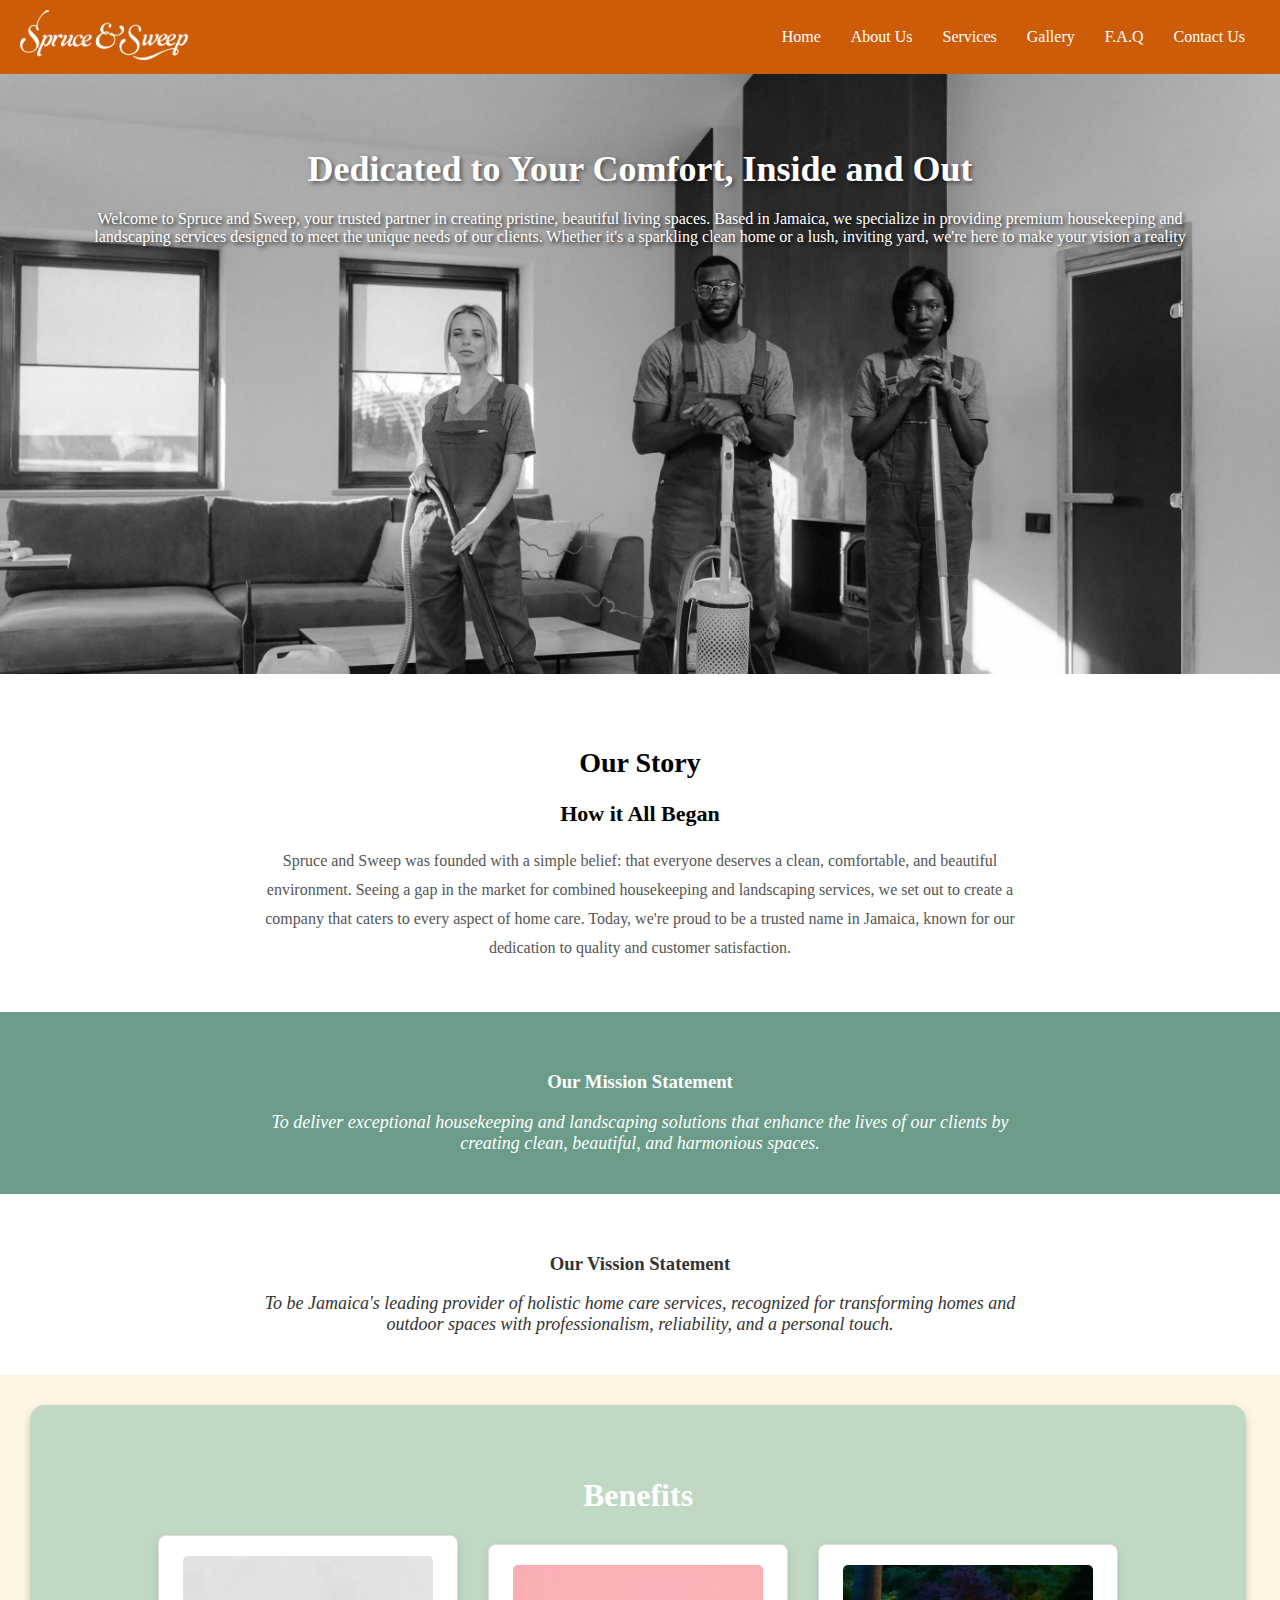
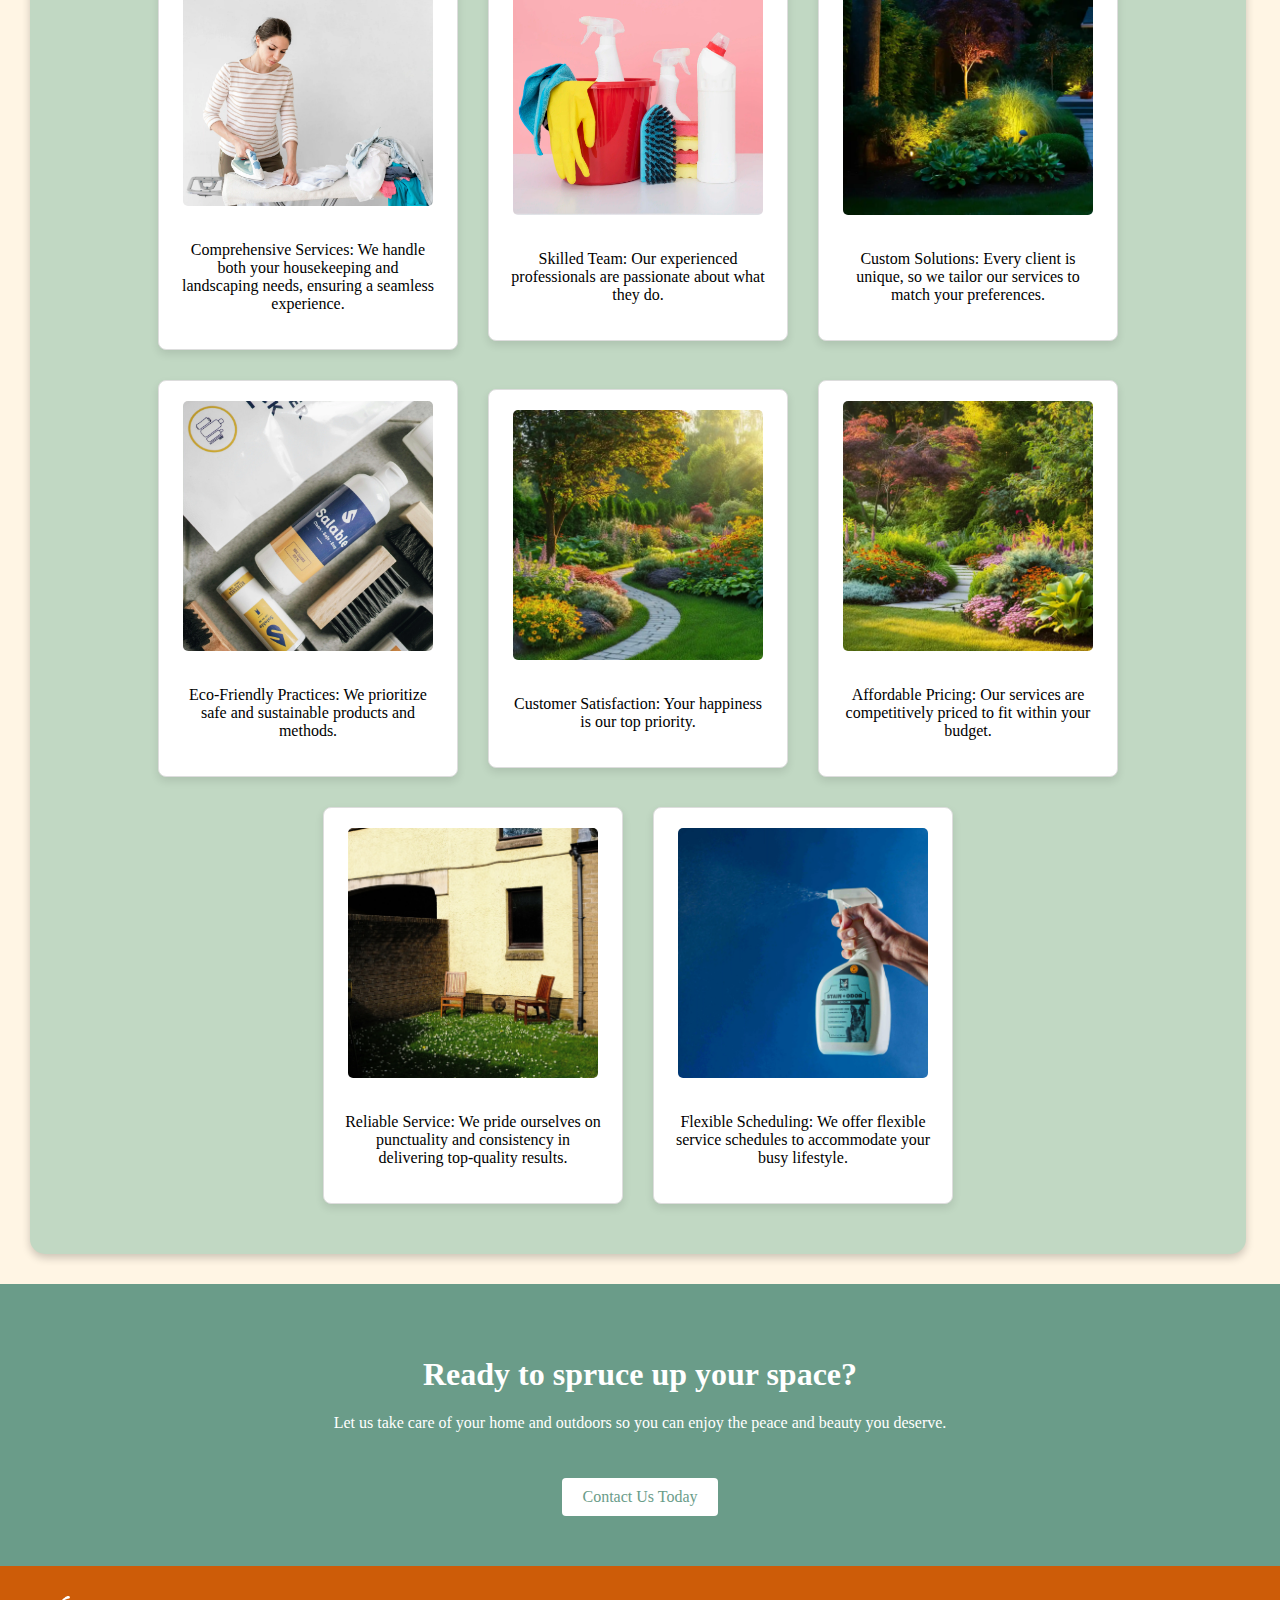
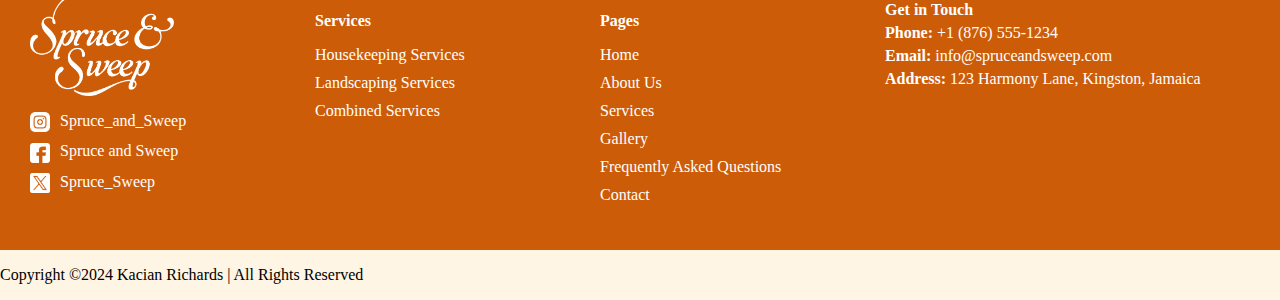
<file: pages/About.html>
<!DOCTYPE html>
<html lang="en">
<head>
    <meta charset="UTF-8">
    <meta name="viewport" content="width=device-width, initial-scale=1.0">
    <title>About - Spruce and Sweep </title>
    <link href="/css/style.css" rel="stylesheet" type="text/css">
    <link rel="icon" href="./img/icons/Asset 8.png" type="favicon">
</head>
<body>
    <header>
        <div id="logo">
            <a href="/index.html">
                <img src="/img/logo/logo-white-prim.png" alt="logo">
            </a>
        </div>
        <nav id="nav">
            <ul>
                <li><a href="/index.html" class="active">Home</a></li>
                <li><a href="About.html">About Us</a></li>
                <li><a href="services.html">Services</a></li>
                <li><a href="Gallery.html">Gallery</a></li>
                <li><a href="FAQ.html">F.A.Q</a></li>
                <li><a href="Contact.html">Contact Us</a></li>
            </ul>
        </nav>
    </header>
    <!--Filler for body copy-->
    <div class="headline">
        <h1>Dedicated to Your Comfort, Inside and Out</h1>
        <p>Welcome to Spruce and Sweep, your trusted partner in creating pristine, beautiful living spaces. Based in Jamaica, we specialize in providing premium housekeeping and landscaping services designed to meet the unique needs of our clients. Whether it's a sparkling clean home or a lush, inviting yard, we're here to make your vision a reality</p>
    </div>
    <div class="our_Story">
        <h2>Our Story</h2>
        <h3>How it All Began</h3>
        <p>Spruce and Sweep was founded with a simple belief: that everyone deserves a clean, comfortable, and beautiful environment. Seeing a gap in the market for combined housekeeping and landscaping services, we set out to create a company that caters to every aspect of home care. Today, we're proud to be a trusted name in Jamaica, known for our dedication to quality and customer satisfaction.</p>
    </div>
    <div class="our_mission">
        <h3>Our Mission Statement</h3>
        <p>To deliver exceptional housekeeping and landscaping solutions that enhance the lives of our clients by creating clean, beautiful, and harmonious spaces.</p>
    </div>
    <div class="our_vission">
        <h3>Our Vission Statement</h3>
        <p>To be Jamaica's leading provider of holistic home care services, recognized for transforming homes and outdoor spaces with professionalism, reliability, and a personal touch.</p>
    </div>
    <div class="benefits-z-layout">
        <h1>Benefits</h1>
        <div class="benefits-container">
            <div class="box-z-layout">
                <img src="../img/square_housekeeping_image_3.webp" alt="img1">
                <p>Comprehensive Services: We handle both your housekeeping and landscaping needs, ensuring a seamless experience.</p>
            </div>
            <div class="box-z-layout">
                <img src="../img/square_housekeeping_image_5.webp" alt="img2">
                <p>Skilled Team: Our experienced professionals are passionate about what they do.</p>
            </div>
            <div class="box-z-layout">
                <img src="../img/square_image_5.webp" alt="img3">
                <p>Custom Solutions: Every client is unique, so we tailor our services to match your preferences.</p>
            </div>
            <div class="box-z-layout">
                <img src="../img/pexels-azka-nandya-91944639-9230462.webp" alt="img4">
                <p>Eco-Friendly Practices: We prioritize safe and sustainable products and methods.</p>
            </div>
            <div class="box-z-layout">
                <img src="../img/square_image_6.webp" alt="img5">
                <p>Customer Satisfaction: Your happiness is our top priority.</p>
            </div>
            <div class="box-z-layout">
                <img src="../img/square_image_7.webp" alt="img6">
                <p>Affordable Pricing: Our services are competitively priced to fit within your budget.</p>
            </div>
            <div class="box-z-layout">
                <img src="../img/pexels-infonautica-27551265.webp" alt="img7">
                <p>Reliable Service: We pride ourselves on punctuality and consistency in delivering top-quality results.</p>
            </div>
            <div class="box-z-layout">
                <img src="../img/pexels-impact-dog-crates-1789722873-28921809.webp" alt="img8">
                <p>Flexible Scheduling: We offer flexible service schedules to accommodate your busy lifestyle.</p>
            </div>
        </div>
    </div>
    <div class="call-to-action">
        <h1>Ready to spruce up your space? </h1>
        <p>Let us take care of your home and outdoors so you can enjoy the peace and beauty you deserve.</p>
        <a href="/pages/Contact.html" class="CTA_button">Contact Us Today</a>
    </div>
    <footer>
        <div class="footer-div">
            <a href="index.html" class="footer_logo"><img src="/img/logo/Logo-white-sec.png" alt="logo"></a><br>
            <ul>
                <li>
                    <a href="/pages/Contact.html" ><img src="/img/icons/instagram.png" alt="instagram" class="icon">Spruce_and_Sweep</a>
                </li>
                <li>
                    <a href="/pages/Contact.html"><img src="/img/icons/facebook.png" alt="facebook" class="icon">Spruce and Sweep</a>
                </li>
                <li>
                    <a href="/pages/Contact.html"><img src="/img/icons/twitter.png" alt="twitter/x" class="icon">Spruce_Sweep</a>
                </li>
            </ul>
        </div>
        <div class="footer-div">
            <p><strong>Services</strong></p>
            <ul>
                <li><a href="/pages/services.html#housekeeping_service">Housekeeping Services</a></li>
                <li><a href="/pages/services.html#landscaping">Landscaping Services</a></li>
                <li><a href="/pages/services.html#custom">Combined Services</a></li>
            </ul>
        </div>
        <div class="footer-div">
            <p><strong>Pages</strong></p>
            <ul>
                <li><a href="/index.html">Home</a></li>
                <li><a href="/pages/About.html">About Us</a></li>
                <li><a href="/pages/services.html">Services</a></li>
                <li><a href="/pages/Gallery.html">Gallery</a></li>
                <li><a href="/pages/FAQ.html">Frequently Asked Questions</a></li>
                <li><a href="/pages/Contact.html">Contact</a></li>
            </ul>
        </div>
        <div class="card">
            <p><strong>Get in Touch</strong></p>
            <p><strong>Phone:</strong> +1 (876) 555-1234</p>
            <p><strong>Email:</strong> info@spruceandsweep.com</p>
            <p><strong>Address:</strong> 123 Harmony Lane, Kingston, Jamaica</p>
        </div>
    </footer>
    <p>Copyright &copy;2024 Kacian Richards | All Rights Reserved</p>
</body>
</html>
</file>
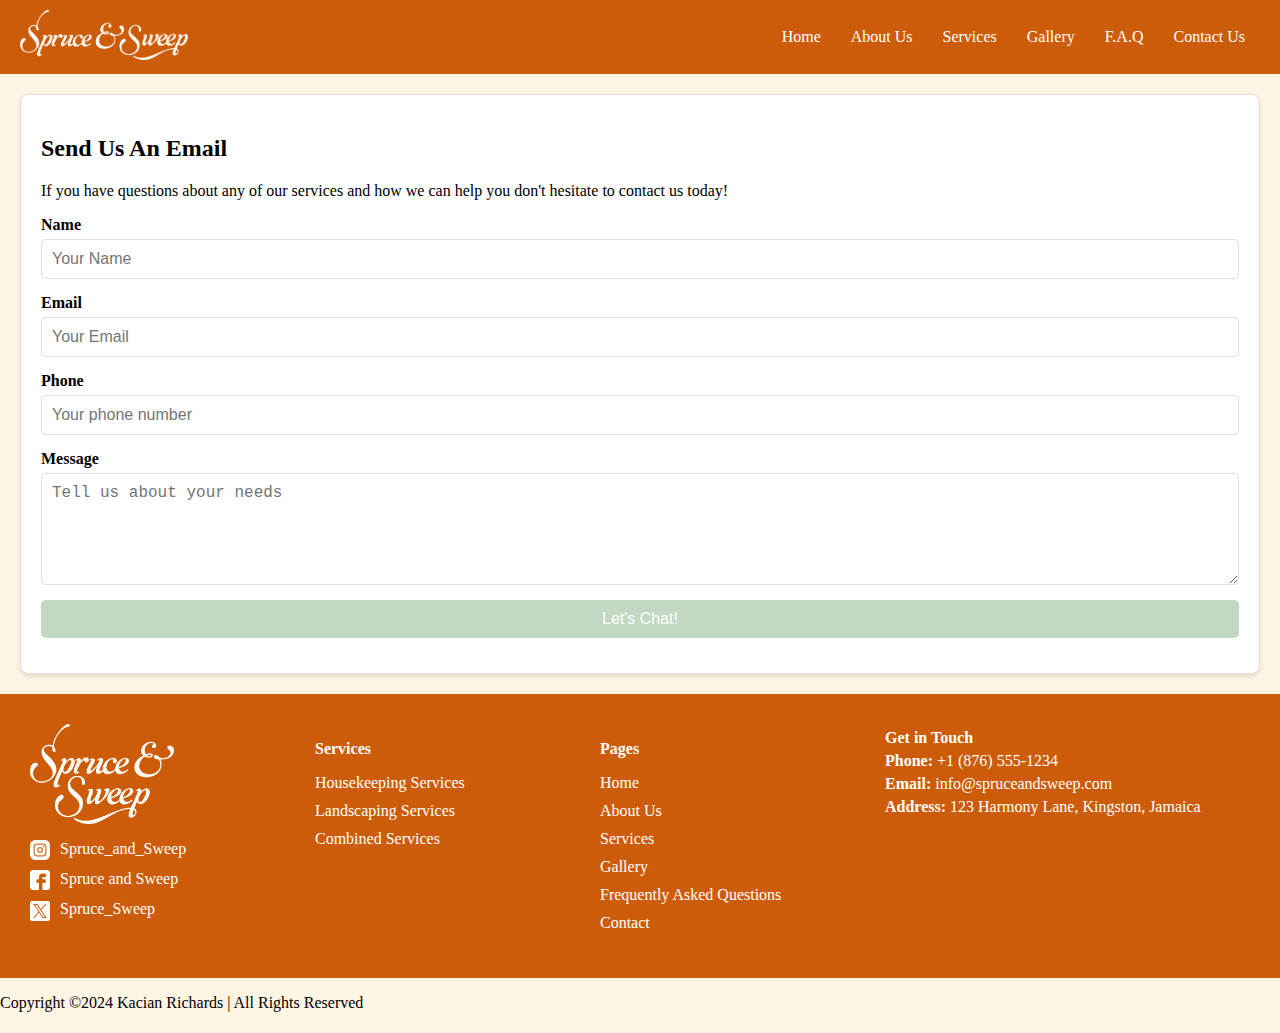
<file: pages/Contact.html>
<!DOCTYPE html>
<html lang="en">
<head>
    <meta charset="UTF-8">
    <meta name="viewport" content="width=device-width, initial-scale=1.0">
    <title>Contact - Spruce and Sweep </title>
    <link href="/css/style.css" rel="stylesheet" type="text/css">
    <link rel="icon" href="./img/icons/Asset 8.png" type="favicon">
</head>
<body>
    <header>
        <div id="logo">
            <a href="/index.html">
                <img src="/img/logo/logo-white-prim.png" alt="logo">
            </a>
        </div>
        <nav id="nav">
            <ul>
                <li><a href="/index.html" class="active">Home</a></li>
                <li><a href="About.html">About Us</a></li>
                <li><a href="services.html">Services</a></li>
                <li><a href="Gallery.html">Gallery</a></li>
                <li><a href="FAQ.html">F.A.Q</a></li>
                <li><a href="Contact.html">Contact Us</a></li>
            </ul>
        </nav>
    </header>
    <div class="container">
        <div class="contact-form">
            <h2>Send Us An Email</h2>
            <p>If you have questions about any of our services  and how we can help you don't hesitate to contact us today!</p>
            <form action="#" method="post">
                <label for="name">Name</label>
                <input type="text" id="name" name="name" placeholder="Your Name" required>

                <label for="email">Email</label>
                <input type="email" id="email" name="email" placeholder="Your Email" required>
                <label for="email">Phone</label>
                <input type="email" id="Phone" name="phone" placeholder="Your phone number" required>

                <label for="message">Message</label>
                <textarea id="message" name="message" rows="5" placeholder="Tell us about your needs" required></textarea>

                <button type="submit">Let's Chat!</button>
            </form>
        </div>
    </div>
    <footer>
        <div class="footer-div">
            <a href="index.html" class="footer_logo"><img src="/img/logo/Logo-white-sec.png" alt="logo"></a><br>
            <ul>
                <li>
                    <a href="/pages/Contact.html" ><img src="/img/icons/instagram.png" alt="instagram" class="icon">Spruce_and_Sweep</a>
                </li>
                <li>
                    <a href="/pages/Contact.html"><img src="/img/icons/facebook.png" alt="facebook" class="icon">Spruce and Sweep</a>
                </li>
                <li>
                    <a href="/pages/Contact.html"><img src="/img/icons/twitter.png" alt="twitter/x" class="icon">Spruce_Sweep</a>
                </li>
            </ul>
        </div>
        <div class="footer-div">
            <p><strong>Services</strong></p>
            <ul>
                <li><a href="/pages/services.html#housekeeping_service">Housekeeping Services</a></li>
                <li><a href="/pages/services.html#landscaping">Landscaping Services</a></li>
                <li><a href="/pages/services.html#custom">Combined Services</a></li>
            </ul>
        </div>
        <div class="footer-div">
            <p><strong>Pages</strong></p>
            <ul>
                <li><a href="/index.html">Home</a></li>
                <li><a href="/pages/About.html">About Us</a></li>
                <li><a href="/pages/services.html">Services</a></li>
                <li><a href="/pages/Gallery.html">Gallery</a></li>
                <li><a href="/pages/FAQ.html">Frequently Asked Questions</a></li>
                <li><a href="/pages/Contact.html">Contact</a></li>
            </ul>
        </div>
        <div class="card">
            <p><strong>Get in Touch</strong></p>
            <p><strong>Phone:</strong> +1 (876) 555-1234</p>
            <p><strong>Email:</strong> info@spruceandsweep.com</p>
            <p><strong>Address:</strong> 123 Harmony Lane, Kingston, Jamaica</p>
        </div>
    </footer>
    <p>Copyright &copy;2024 Kacian Richards | All Rights Reserved</p>
</body>
</html>
</file>
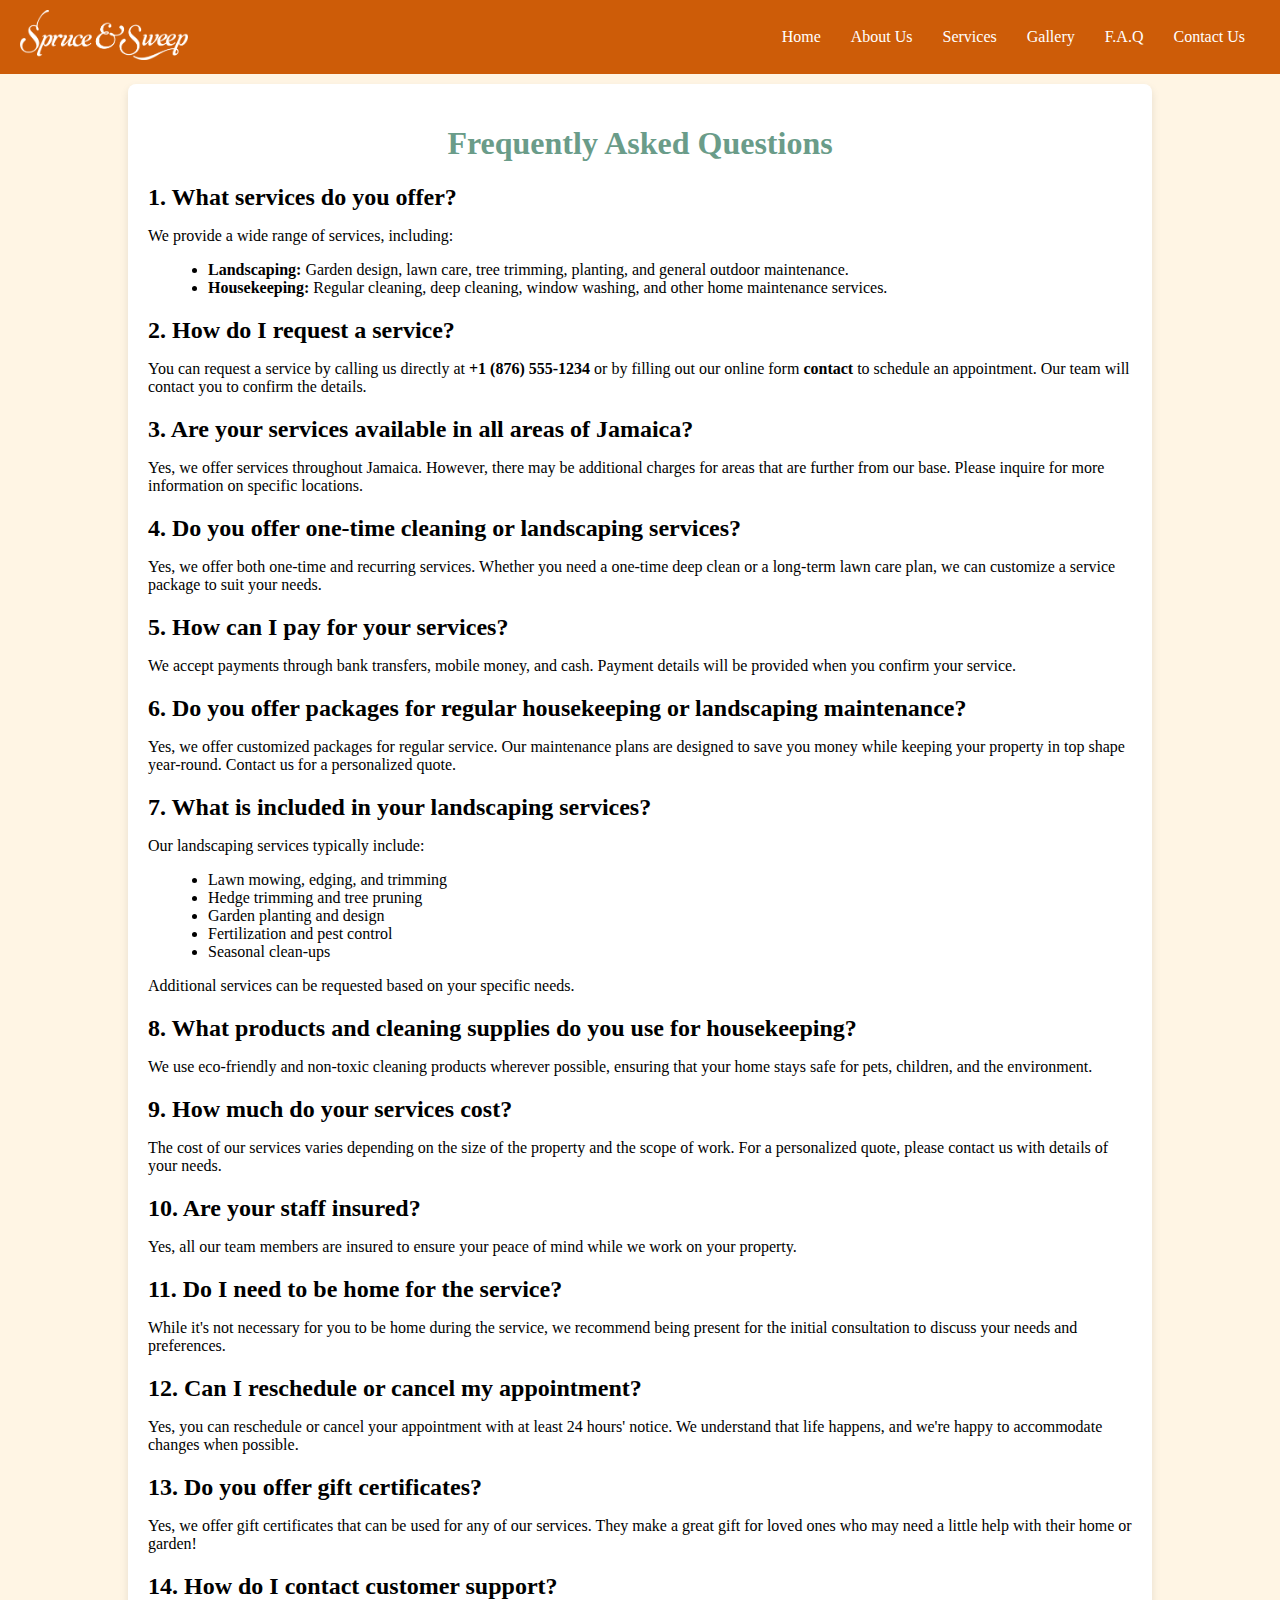
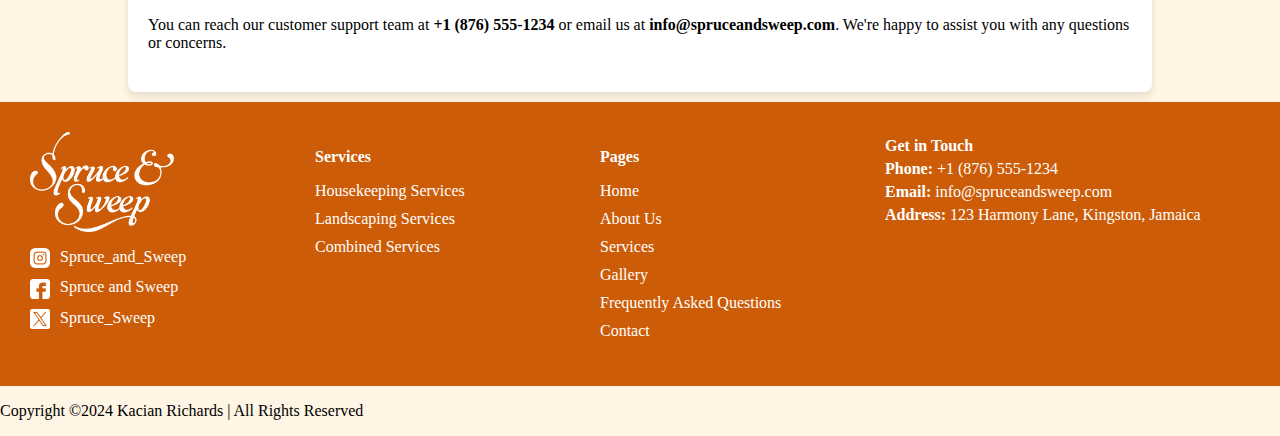
<file: pages/FAQ.html>
<!DOCTYPE html>
<html lang="en">
<head>
    <meta charset="UTF-8">
    <meta name="viewport" content="width=device-width, initial-scale=1.0">
    <title>FAQ - Spruce and Sweep </title>
    <link href="/css/style.css" rel="stylesheet" type="text/css">
    <link rel="icon" href="./img/icons/Asset 8.png" type="favicon">
</head>
<body>
    <header>
        <div id="logo">
            <a href="/index.html">
                <img src="/img/logo/logo-white-prim.png" alt="logo">
            </a>
        </div>
        <nav id="nav">
            <ul>
                <li><a href="/index.html" class="active">Home</a></li>
                <li><a href="About.html">About Us</a></li>
                <li><a href="services.html">Services</a></li>
                <li><a href="Gallery.html">Gallery</a></li>
                <li><a href="FAQ.html">F.A.Q</a></li>
                <li><a href="Contact.html">Contact Us</a></li>
            </ul>
        </nav>
    </header>
    <div class="faq-container">
      <h1>Frequently Asked Questions</h1>
        <div class="faq-item">
          <h2>1. What services do you offer?</h2>
          <p>We provide a wide range of services, including:</p>
          <ul>
            <li><strong>Landscaping:</strong> Garden design, lawn care, tree trimming, planting, and general outdoor maintenance.</li>
            <li><strong>Housekeeping:</strong> Regular cleaning, deep cleaning, window washing, and other home maintenance services.</li>
          </ul>
        </div>
        <div class="faq-item">
          <h2>2. How do I request a service?</h2>
          <p>You can request a service by calling us directly at <strong>+1 (876) 555-1234</strong> or by filling out our online form <a href="./Contact.html"><strong>contact</strong></a> to schedule an appointment. Our team will contact you to confirm the details.</p>
        </div>
        <div class="faq-item">
          <h2>3. Are your services available in all areas of Jamaica?</h2>
          <p>Yes, we offer services throughout Jamaica. However, there may be additional charges for areas that are further from our base. Please inquire for more information on specific locations.</p>
        </div>
        <div class="faq-item">
          <h2>4. Do you offer one-time cleaning or landscaping services?</h2>
          <p>Yes, we offer both one-time and recurring services. Whether you need a one-time deep clean or a long-term lawn care plan, we can customize a service package to suit your needs.</p>
        </div>
        <div class="faq-item">
          <h2>5. How can I pay for your services?</h2>
          <p>We accept payments through bank transfers, mobile money, and cash. Payment details will be provided when you confirm your service.</p>
        </div>
        <div class="faq-item">
          <h2>6. Do you offer packages for regular housekeeping or landscaping maintenance?</h2>
          <p>Yes, we offer customized packages for regular service. Our maintenance plans are designed to save you money while keeping your property in top shape year-round. Contact us for a personalized quote.</p>
        </div>
        <div class="faq-item">
          <h2>7. What is included in your landscaping services?</h2>
          <p>Our landscaping services typically include:</p>
          <ul>
            <li>Lawn mowing, edging, and trimming</li>
            <li>Hedge trimming and tree pruning</li>
            <li>Garden planting and design</li>
            <li>Fertilization and pest control</li>
            <li>Seasonal clean-ups</li>
          </ul>
          <p>Additional services can be requested based on your specific needs.</p>
        </div>
        <div class="faq-item">
          <h2>8. What products and cleaning supplies do you use for housekeeping?</h2>
          <p>We use eco-friendly and non-toxic cleaning products wherever possible, ensuring that your home stays safe for pets, children, and the environment.</p>
        </div>
        <div class="faq-item">
          <h2>9. How much do your services cost?</h2>
          <p>The cost of our services varies depending on the size of the property and the scope of work. For a personalized quote, please contact us with details of your needs.</p>
        </div>
        <div class="faq-item">
          <h2>10. Are your staff insured?</h2>
          <p>Yes, all our team members are insured to ensure your peace of mind while we work on your property.</p>
        </div>
        <div class="faq-item">
          <h2>11. Do I need to be home for the service?</h2>
          <p>While it's not necessary for you to be home during the service, we recommend being present for the initial consultation to discuss your needs and preferences.</p>
        </div>
        <div class="faq-item">
          <h2>12. Can I reschedule or cancel my appointment?</h2>
          <p>Yes, you can reschedule or cancel your appointment with at least 24 hours' notice. We understand that life happens, and we're happy to accommodate changes when possible.</p>
        </div>
        <div class="faq-item">
          <h2>13. Do you offer gift certificates?</h2>
          <p>Yes, we offer gift certificates that can be used for any of our services. They make a great gift for loved ones who may need a little help with their home or garden!</p>
        </div>
        <div class="faq-item">
          <h2>14. How do I contact customer support?</h2>
          <p>You can reach our customer support team at <strong>+1 (876) 555-1234</strong> or email us at <strong>info@spruceandsweep.com</strong>. We're happy to assist you with any questions or concerns.</p>
        </div>
      </div>
      <footer>
        <div class="footer-div">
            <a href="index.html" class="footer_logo"><img src="/img/logo/Logo-white-sec.png" alt="logo"></a><br>
            <ul>
                <li>
                    <a href="/pages/Contact.html" ><img src="/img/icons/instagram.png" alt="instagram" class="icon">Spruce_and_Sweep</a>
                </li>
                <li>
                    <a href="/pages/Contact.html"><img src="/img/icons/facebook.png" alt="facebook" class="icon">Spruce and Sweep</a>
                </li>
                <li>
                    <a href="/pages/Contact.html"><img src="/img/icons/twitter.png" alt="twitter/x" class="icon">Spruce_Sweep</a>
                </li>
            </ul>
        </div>
        <div class="footer-div">
            <p><strong>Services</strong></p>
            <ul>
                <li><a href="/pages/services.html#housekeeping_service">Housekeeping Services</a></li>
                <li><a href="/pages/services.html#landscaping">Landscaping Services</a></li>
                <li><a href="/pages/services.html#custom">Combined Services</a></li>
            </ul>
        </div>
        <div class="footer-div">
            <p><strong>Pages</strong></p>
            <ul>
                <li><a href="/index.html">Home</a></li>
                <li><a href="/pages/About.html">About Us</a></li>
                <li><a href="/pages/services.html">Services</a></li>
                <li><a href="/pages/Gallery.html">Gallery</a></li>
                <li><a href="/pages/FAQ.html">Frequently Asked Questions</a></li>
                <li><a href="/pages/Contact.html">Contact</a></li>
            </ul>
        </div>
        <div class="card">
            <p><strong>Get in Touch</strong></p>
            <p><strong>Phone:</strong> +1 (876) 555-1234</p>
            <p><strong>Email:</strong> info@spruceandsweep.com</p>
            <p><strong>Address:</strong> 123 Harmony Lane, Kingston, Jamaica</p>
        </div>
    </footer>
    <p>Copyright &copy;2024 Kacian Richards | All Rights Reserved</p>
</body>
</html>
</file>
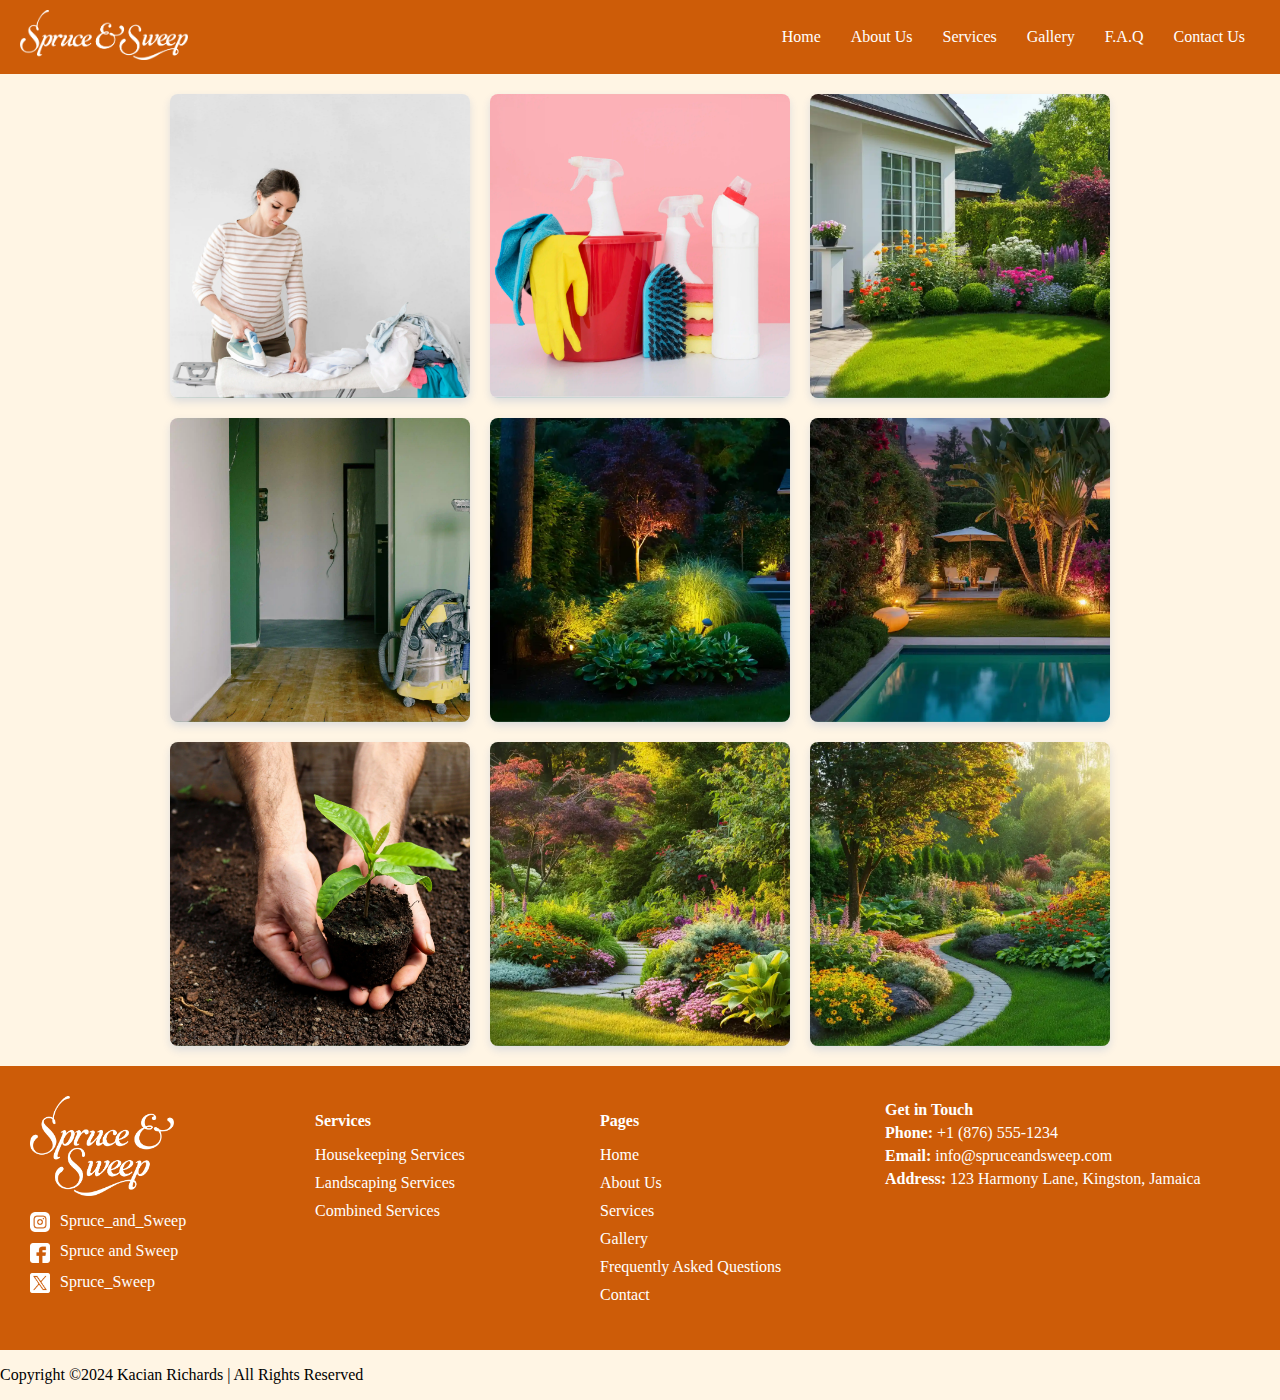
<file: pages/Gallery.html>
<!DOCTYPE html>
<html lang="en">
<head>
    <meta charset="UTF-8">
    <meta name="viewport" content="width=device-width, initial-scale=1.0">
    <title>Images - Spruce and Sweep </title>
    <link href="/css/style.css" rel="stylesheet" type="text/css">
    <link rel="icon" href="./img/icons/Asset 8.png" type="favicon">
</head>
<body>
    <header>
        <div id="logo">
            <a href="/index.html">
                <img src="/img/logo/logo-white-prim.png" alt="logo">
            </a>
        </div>
        <nav id="nav">
            <ul>
                <li><a href="/index.html" class="active">Home</a></li>
                <li><a href="About.html">About Us</a></li>
                <li><a href="services.html">Services</a></li>
                <li><a href="Gallery.html">Gallery</a></li>
                <li><a href="FAQ.html">F.A.Q</a></li>
                <li><a href="Contact.html">Contact Us</a></li>
            </ul>
        </nav>
    </header>
    <div class="gallery-container">
        <div class="gallery_card">
            <img src="/img/square_housekeeping_image_3.webp" alt="Image 1">
            <div class="gallery_card_body">
                <h3 class="gallery_card-title">Laundry and Linen Care</h3>
                <p class="gallery_card-text">Washing, drying, folding, and ironing services.</p>
            </div>
        </div>
        <div class="gallery_card">
            <img src="/img/square_housekeeping_image_5.webp" alt="Image 2">
            <div class="gallery_card_body">
                <h3 class="gallery_card-title">Routine Cleaning</h3>
                <p class="gallery_card-text">Regular cleaning to maintain a spotless and hygienic home. Sweeping, mopping, and vacuuming. Dusting and surface cleaning. Bathroom and kitchen sanitation.</p>
            </div>
        </div>
        <div class="gallery_card">
            <img src="/img/square_image_3.webp" alt="Image 3">
            <div class="gallery_card_body">
                <h3 class="gallery_card-title">Vibrant Floral Landscape</h3>
                <p class="gallery_card-text">A stunning landscape filled with colorful flowerbeds, with pops of reds, purples, and yellows that bring life to any outdoor space.</p>
            </div>
        </div>
        <div class="gallery_card">
            <img src="/img/pexels-kseniachernaya-5691510.webp" alt="Image 4">
            <div class="gallery_card_body">
                <h3 class="gallery_card-title">Room Deep cleaning </h3>
                <p class="gallery_card-text">Moments before deep cleaning a room.</p>
            </div>
        </div>
        <div class="gallery_card">
            <img src="/img/square_image_5.webp" alt="Image 5">
            <div class="gallery_card_body">
                <h3 class="gallery_card-title">Hardscaping</h3>
                <p class="gallery_card-text">Installing patios, walkways, and retaining walls. Outdoor living spaces like fire pits or seating areas.</p>
            </div>
        </div>
        <div class="gallery_card">
            <img src="/img/square_image_8.webp" alt="Image 6">
            <div class="gallery_card_body">
                <h3 class="gallery_card-title">Landscape Lighting</h3>
                <p class="gallery_card-text">Adding outdoor lighting for aesthetics and security.</p>
            </div>
        </div>
        <div class="gallery_card">
            <img src="/img/pexels-louis-balsan-917947322-19951274.webp" alt="Image 7">
            <div class="gallery_card_body">
                <h3 class="gallery_card-title">Planting a Seedling: Nurturing New Growth</h3>
                <p class="gallery_card-text">Hands gently hold a vibrant green seedling, ready to be planted in rich soil, symbolizing growth and sustainability.</p>
            </div>
        </div>
        <div class="gallery_card">
            <img src="/img/square_image_7.webp" alt="Image 8">
            <div class="gallery_card_body">
                <h3 class="gallery_card-title">Tranquil Garden Retreat</h3>
                <p class="gallery_card-text">A peaceful garden with lush greenery, winding paths, and vibrant flowers, offering a perfect escape from the daily hustle.</p>
            </div>
        </div>
        <div class="gallery_card">
            <img src="/img/square_image_6.webp" alt="Image 9">
            <div class="gallery_card_body">
                <h3 class="gallery_card-title">Easter Egg</h3>
                <p class="gallery_card-text">Ran out of ideas of what to write</p>
            </div>
        </div>

    </div>
    <footer>
        <div class="footer-div">
            <a href="index.html" class="footer_logo"><img src="/img/logo/Logo-white-sec.png" alt="logo"></a><br>
            <ul>
                <li>
                    <a href="/pages/Contact.html" ><img src="/img/icons/instagram.png" alt="instagram" class="icon">Spruce_and_Sweep</a>
                </li>
                <li>
                    <a href="/pages/Contact.html"><img src="/img/icons/facebook.png" alt="facebook" class="icon">Spruce and Sweep</a>
                </li>
                <li>
                    <a href="/pages/Contact.html"><img src="/img/icons/twitter.png" alt="twitter/x" class="icon">Spruce_Sweep</a>
                </li>
            </ul>
        </div>
        <div class="footer-div">
            <p><strong>Services</strong></p>
            <ul>
                <li><a href="/pages/services.html#housekeeping_service">Housekeeping Services</a></li>
                <li><a href="/pages/services.html#landscaping">Landscaping Services</a></li>
                <li><a href="/pages/services.html#custom">Combined Services</a></li>
            </ul>
        </div>
        <div class="footer-div">
            <p><strong>Pages</strong></p>
            <ul>
                <li><a href="/index.html">Home</a></li>
                <li><a href="/pages/About.html">About Us</a></li>
                <li><a href="/pages/services.html">Services</a></li>
                <li><a href="/pages/Gallery.html">Gallery</a></li>
                <li><a href="/pages/FAQ.html">Frequently Asked Questions</a></li>
                <li><a href="/pages/Contact.html">Contact</a></li>
            </ul>
        </div>
        <div class="card">
            <p><strong>Get in Touch</strong></p>
            <p><strong>Phone:</strong> +1 (876) 555-1234</p>
            <p><strong>Email:</strong> info@spruceandsweep.com</p>
            <p><strong>Address:</strong> 123 Harmony Lane, Kingston, Jamaica</p>
        </div>
    </footer>
    <p>Copyright &copy;2024 Kacian Richards | All Rights Reserved</p>
</body>
</html>
</file>
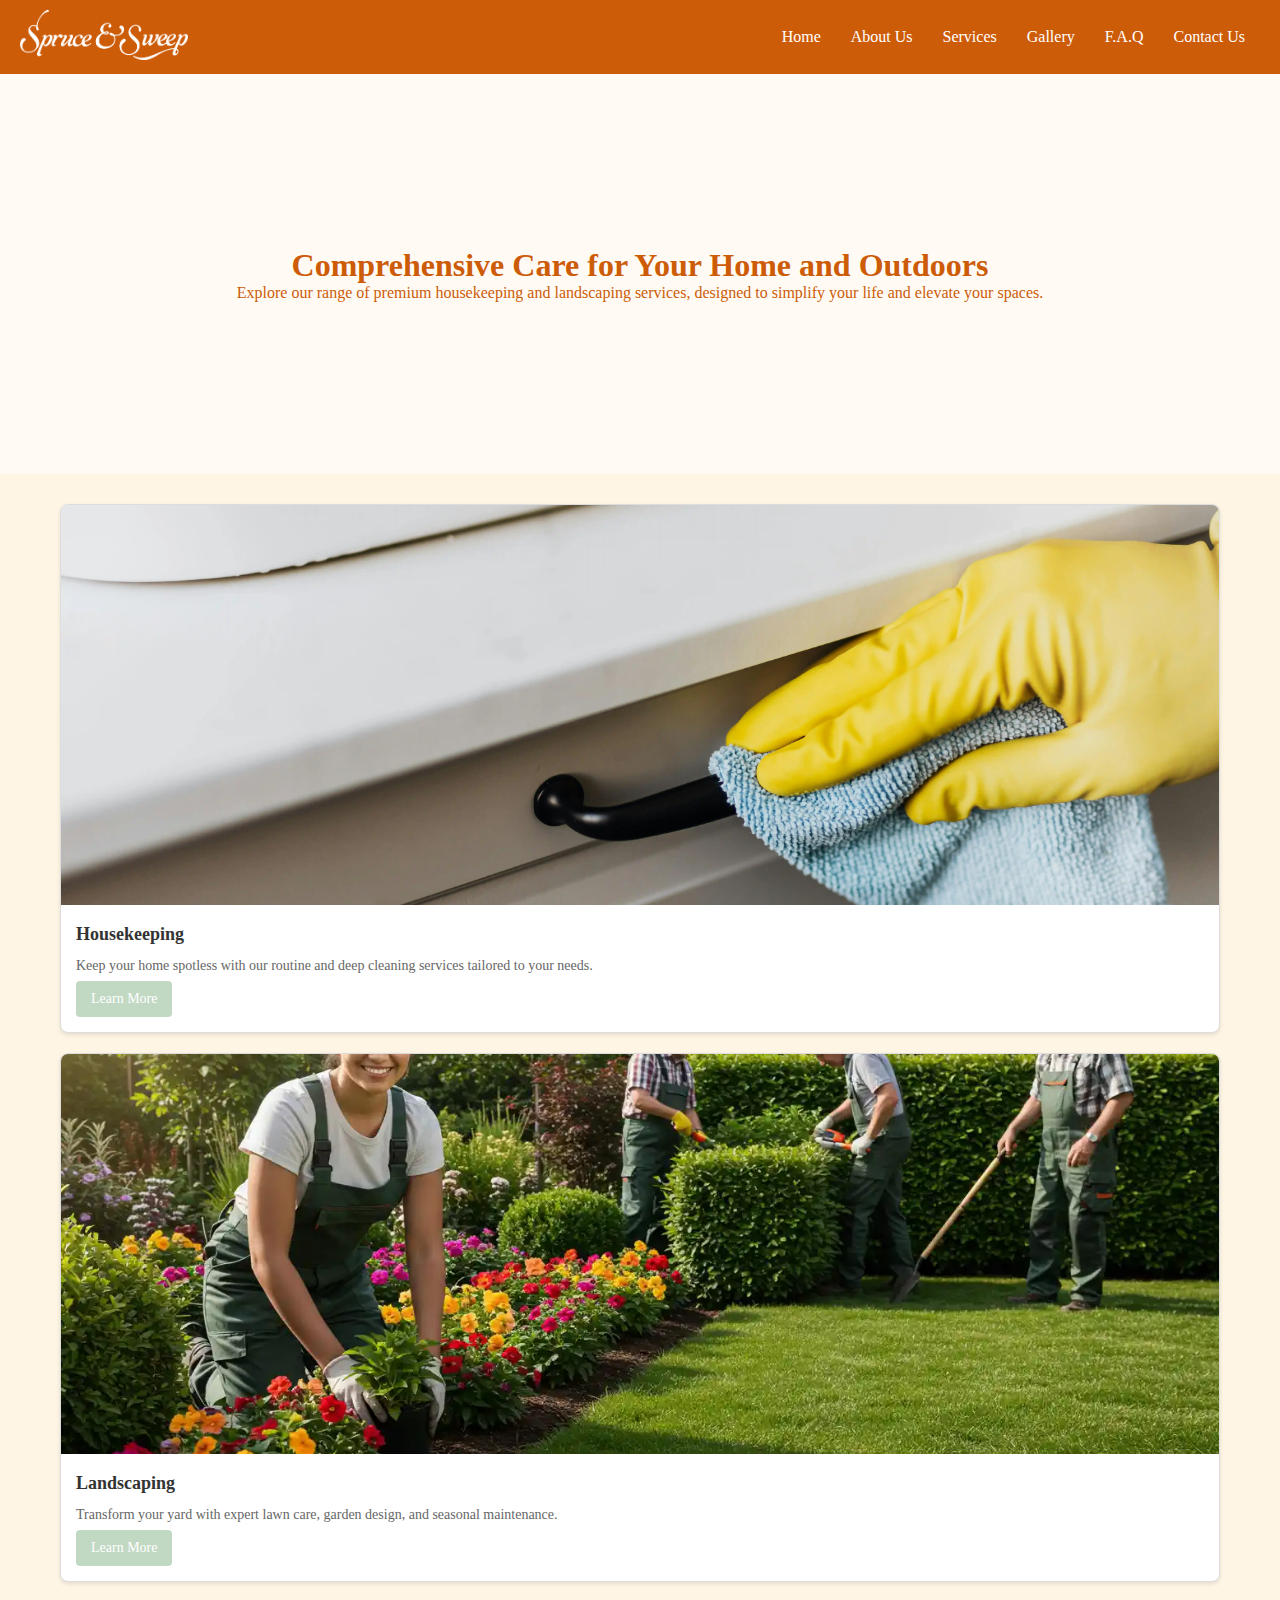
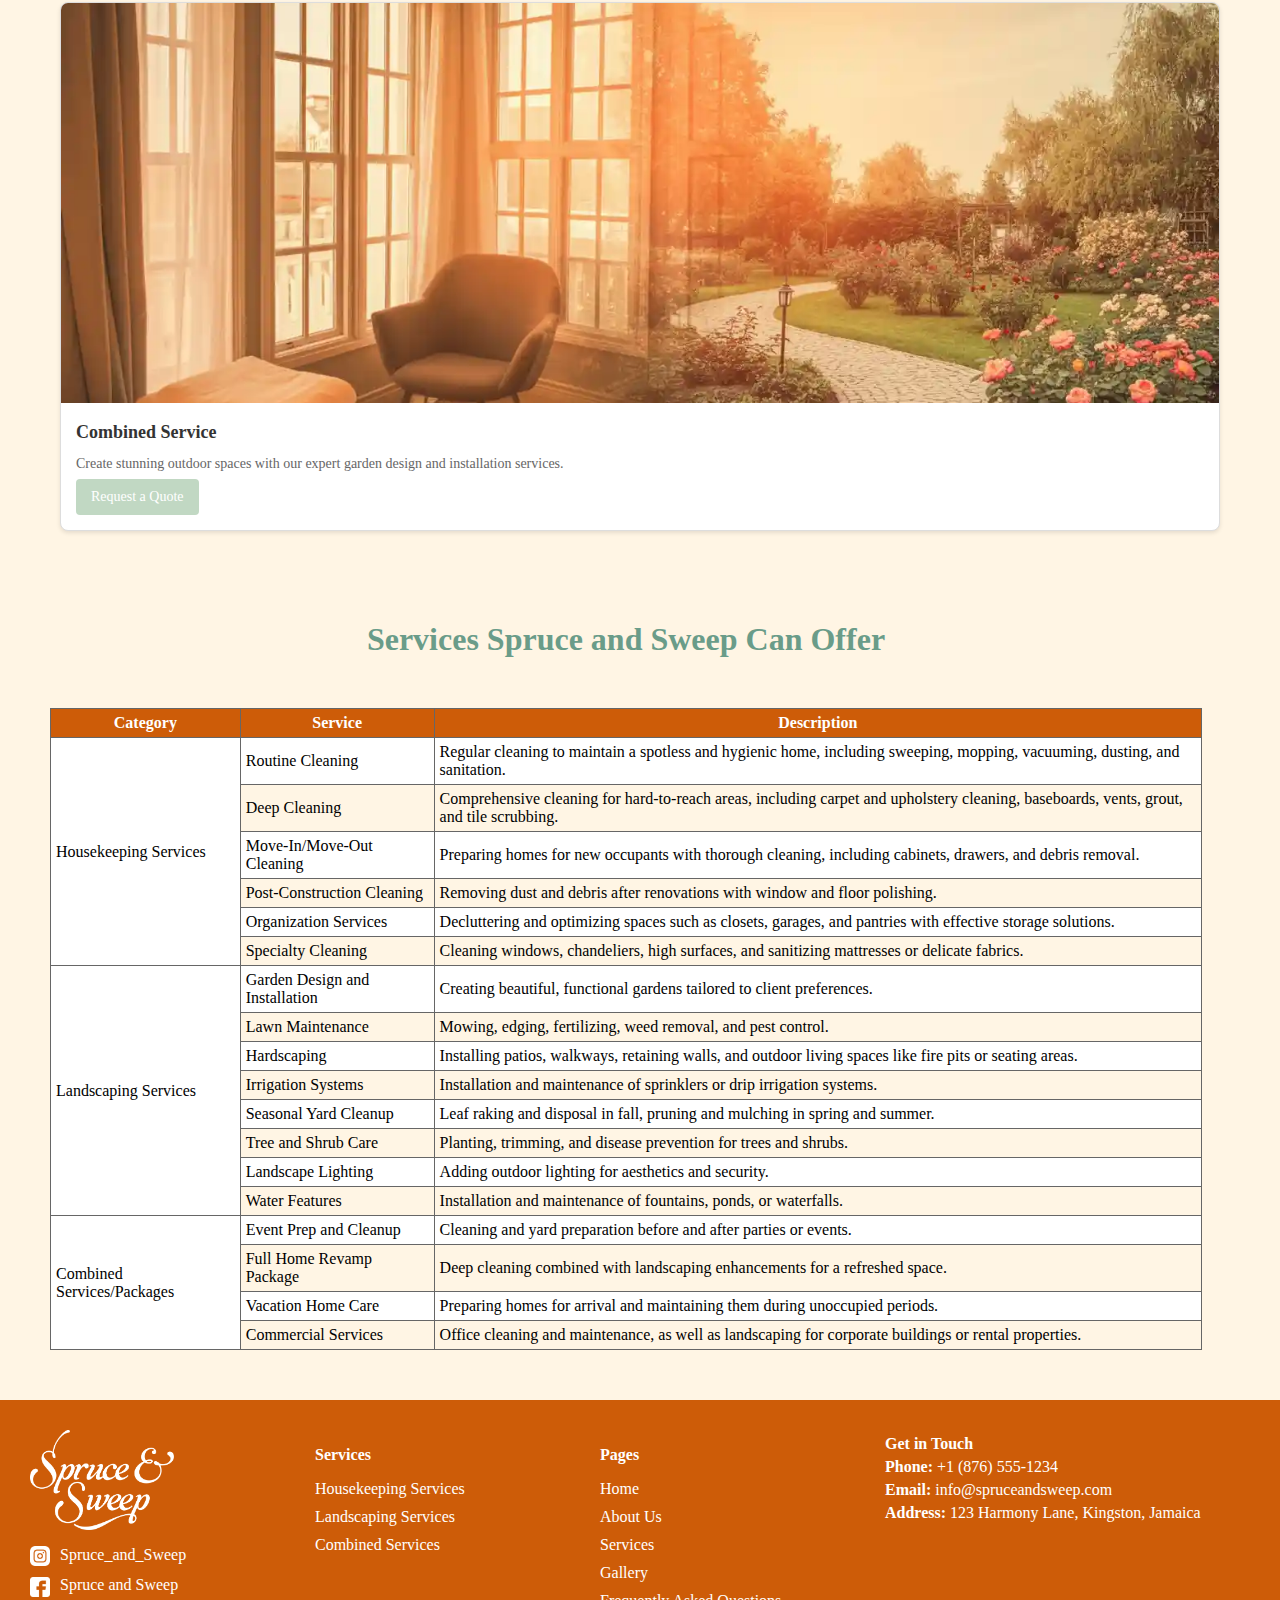
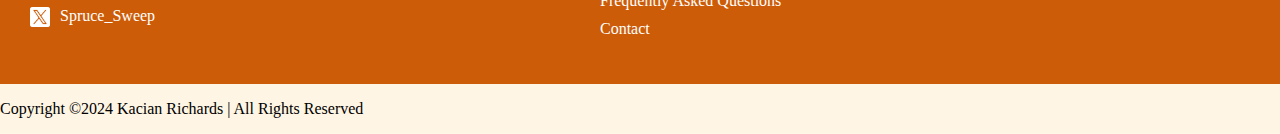
<file: pages/services.html>
<!DOCTYPE html>
<html lang="en">
<head>
    <meta charset="UTF-8">
    <meta name="viewport" content="width=device-width, initial-scale=1.0">
    <title>Services - Spruce and Sweep </title>
    <link href="/css/style.css" rel="stylesheet" type="text/css">
    <link rel="icon" href="./img/icons/Asset 8.png" type="favicon">
</head>
<body>
    <header>
        <div id="logo">
            <a href="/index.html">
                <img src="/img/logo/logo-white-prim.png" alt="logo">
            </a>
        </div>
        <nav id="nav">
            <ul>
                <li><a href="/index.html" class="active">Home</a></li>
                <li><a href="About.html">About Us</a></li>
                <li><a href="services.html">Services</a></li>
                <li><a href="Gallery.html">Gallery</a></li>
                <li><a href="FAQ.html">F.A.Q</a></li>
                <li><a href="Contact.html">Contact Us</a></li>
            </ul>
        </nav>
    </header>
    <!--Filler for body copy-->
    <div class="service_headline">
        <h1>Comprehensive Care for Your Home and Outdoors</h1>
        <p>Explore our range of premium housekeeping and landscaping services, designed to simplify your life and elevate your spaces.</p>
    </div>
    <div class="services_container">
        <div class="services">
            <!-- Housekeeping Service Card -->
            <div class="services-card" id="housekeeping_service">
                <img src="/img/housekeeping_service.webp" alt="Housekeeping">
                <div class="services-card-content">
                    <h2 class="services-card-title">Housekeeping</h2>
                    <p class="services-card-description">Keep your home spotless with our routine and deep cleaning services tailored to your needs.</p>
                    <a href="/pages/Contact.html">Learn More</a>
                </div>
            </div>

            <!-- Landscaping Service Card -->
            <div class="services-card" id="landscaping_service">
                <img src="/img/landscaping_design_service.webp" alt="Landscaping">
                <div class="services-card-content">
                    <h2 class="services-card-title">Landscaping</h2>
                    <p class="services-card-description">Transform your yard with expert lawn care, garden design, and seasonal maintenance.</p>
                    <a href="/pages/Contact.html">Learn More</a>
                </div>
            </div>
            <!--Custom Service-->
            <div class="services-card" id="Custom">
                <img src="/img/hero_1.webp" alt="Combination">
                <div class="services-card-content">
                    <h2 class="services-card-title">Combined Service</h2>
                    <p class="services-card-description">Create stunning outdoor spaces with our expert garden design and installation services.</p>
                    <a href="/pages/Contact.html">Request a Quote</a>
                </div>
            </div>
        </div>
    </div>
    <div class="services-table">
        <table>
            <caption>Services Spruce and Sweep Can Offer</caption>
            <thead>
                <tr>
                    <th scope="row">Category</th>
                    <th scope="row">Service</th>
                    <th scope="row">Description</th>
                </tr>
            </thead>
            <tbody>
                <tr>
                    <td rowspan="6">Housekeeping Services</td>
                    <td>Routine Cleaning</td>
                    <td>Regular cleaning to maintain a spotless and hygienic home, including sweeping, mopping, vacuuming, dusting, and sanitation.</td>
                </tr>
                <tr>
                    <td>Deep Cleaning</td>
                    <td>Comprehensive cleaning for hard-to-reach areas, including carpet and upholstery cleaning, baseboards, vents, grout, and tile scrubbing.</td>
                </tr>
                <tr>
                    <td>Move-In/Move-Out Cleaning</td>
                    <td>Preparing homes for new occupants with thorough cleaning, including cabinets, drawers, and debris removal.</td>
                </tr>
                <tr>
                    <td>Post-Construction Cleaning</td>
                    <td>Removing dust and debris after renovations with window and floor polishing.</td>
                </tr>
                <tr>
                    <td>Organization Services</td>
                    <td>Decluttering and optimizing spaces such as closets, garages, and pantries with effective storage solutions.</td>
                </tr>
                <tr>
                    <td>Specialty Cleaning</td>
                    <td>Cleaning windows, chandeliers, high surfaces, and sanitizing mattresses or delicate fabrics.</td>
                </tr>
                <tr>
                    <td rowspan="8">Landscaping Services</td>
                    <td>Garden Design and Installation</td>
                    <td>Creating beautiful, functional gardens tailored to client preferences.</td>
                </tr>
                <tr>
                    <td>Lawn Maintenance</td>
                    <td>Mowing, edging, fertilizing, weed removal, and pest control.</td>
                </tr>
                <tr>
                    <td>Hardscaping</td>
                    <td>Installing patios, walkways, retaining walls, and outdoor living spaces like fire pits or seating areas.</td>
                </tr>
                <tr>
                    <td>Irrigation Systems</td>
                    <td>Installation and maintenance of sprinklers or drip irrigation systems.</td>
                </tr>
                <tr>
                    <td>Seasonal Yard Cleanup</td>
                    <td>Leaf raking and disposal in fall, pruning and mulching in spring and summer.</td>
                </tr>
                <tr>
                    <td>Tree and Shrub Care</td>
                    <td>Planting, trimming, and disease prevention for trees and shrubs.</td>
                </tr>
                <tr>
                    <td>Landscape Lighting</td>
                    <td>Adding outdoor lighting for aesthetics and security.</td>
                </tr>
                <tr>
                    <td>Water Features</td>
                    <td>Installation and maintenance of fountains, ponds, or waterfalls.</td>
                </tr>
                <tr>
                    <td rowspan="4">Combined Services/Packages</td>
                    <td>Event Prep and Cleanup</td>
                    <td>Cleaning and yard preparation before and after parties or events.</td>
                </tr>
                <tr>
                    <td>Full Home Revamp Package</td>
                    <td>Deep cleaning combined with landscaping enhancements for a refreshed space.</td>
                </tr>
                <tr>
                    <td>Vacation Home Care</td>
                    <td>Preparing homes for arrival and maintaining them during unoccupied periods.</td>
                </tr>
                <tr>
                    <td>Commercial Services</td>
                    <td>Office cleaning and maintenance, as well as landscaping for corporate buildings or rental properties.</td>
                </tr>
            </tbody>
        </table>
    </div>
    <footer>
        <div class="footer-div">
            <a href="index.html" class="footer_logo"><img src="/img/logo/Logo-white-sec.png" alt="logo"></a><br>
            <ul>
                <li>
                    <a href="/pages/Contact.html" ><img src="/img/icons/instagram.png" alt="instagram" class="icon">Spruce_and_Sweep</a>
                </li>
                <li>
                    <a href="/pages/Contact.html"><img src="/img/icons/facebook.png" alt="facebook" class="icon">Spruce and Sweep</a>
                </li>
                <li>
                    <a href="/pages/Contact.html"><img src="/img/icons/twitter.png" alt="twitter/x" class="icon">Spruce_Sweep</a>
                </li>
            </ul>
        </div>
        <div class="footer-div">
            <p><strong>Services</strong></p>
            <ul>
                <li><a href="/pages/services.html#housekeeping_service">Housekeeping Services</a></li>
                <li><a href="/pages/services.html#landscaping">Landscaping Services</a></li>
                <li><a href="/pages/services.html#custom">Combined Services</a></li>
            </ul>
        </div>
        <div class="footer-div">
            <p><strong>Pages</strong></p>
            <ul>
                <li><a href="/index.html">Home</a></li>
                <li><a href="/pages/About.html">About Us</a></li>
                <li><a href="/pages/services.html">Services</a></li>
                <li><a href="/pages/Gallery.html">Gallery</a></li>
                <li><a href="/pages/FAQ.html">Frequently Asked Questions</a></li>
                <li><a href="/pages/Contact.html">Contact</a></li>
            </ul>
        </div>
        <div class="card">
            <p><strong>Get in Touch</strong></p>
            <p><strong>Phone:</strong> +1 (876) 555-1234</p>
            <p><strong>Email:</strong> info@spruceandsweep.com</p>
            <p><strong>Address:</strong> 123 Harmony Lane, Kingston, Jamaica</p>
        </div>
    </footer>
    <p>Copyright &copy;2024 Kacian Richards | All Rights Reserved</p>
</body>
</html>
</file>
<file: css/style.css>
*{
    box-sizing: border-box;
}        
body {
    font-family: Cambria, Cochin, Georgia, Times, 'Times New Roman', serif;
    height: 100%;
    margin: 0;
    padding: 0;
    background-color: #fff5e4;
}






/*Nav bar details*/
header {
    display: flex;
    justify-content: space-between;
    align-items: center;
    background-color: #cd5c08;
    padding: 10px 20px;
}
#logo img {
    height: 50px;
}
nav ul {
    list-style: none;
    margin: 0;
    padding: 0;
    display: flex;
}
nav ul li {
    margin: 0 15px;
}
nav ul li a {
    color: white;
    text-decoration: none;
    font-size: 16px;
    transition: color 0.3s ease;
}
nav ul li a:hover {
    text-decoration: underline;
}


/*Footer details*/
footer {
    background-color: #cd5c08;
    color: white;
    padding: 20px;
    display: flex;
    flex-wrap: wrap;
    justify-content: space-between;
}
footer .footer-div {
    flex: 1 1 200px;
    margin: 10px;
}
footer .footer-div img {
    max-height: 100px;
    margin-right: 10px;
    vertical-align: middle;
}
footer .footer-div ul {
    list-style: none;
    padding: 0;
}
footer .footer-div ul li {
    margin-bottom: 10px;
}
footer .footer-div ul li a {
    color: white;
    text-decoration: none;
}
.footer-div a:hover{
    text-decoration: underline;
}
footer .card {
    flex: 1 1 300px;
    margin: 10px;
}
footer .card p {
    margin: 5px 0;
}
.footer_logo
{
    width: 500px;
}
.icon{
    height: 20px;
    margin-right: 10px;
    overlay:auto;
}







/*Home page begins*/
/* Hero Section */
#hero-section { 
    background-image: url('/img/close-up-male-female-gardener-waters-trims-bush-with-secateurs-garden.webp'); 
    background-attachment: fixed; 
    background-repeat: no-repeat; 
    background-size: cover; 
    color: #fff; 
    padding: 50px 20px; 
    height: 400px; 
    display: block; 
    text-align: center;
    position: relative;   
}

#hero-section h1 { 
    font-size: 36px;
    margin: 10px 0; 
    text-shadow: 2px 2px 4px rgba(0, 0, 0, 0.5);
}

#hero-section h3 {
    font-size: 18px;
    margin-bottom: 20px;
    font-weight: bold;
    text-shadow: 2px 2px 4px rgba(0, 0, 0, 0.5);
}
#hero-section .CTA_button {
    display: inline-block;
    padding: 10px 20px;
    background-color: #6a9c89;
    color: #fff;
    font-size: 16px;
    text-decoration: none;
    border-radius: 4px;
    transition: background-color 0.3s ease;
}
#hero-section .CTA_button:hover {
    background-color: #cd5c08;
}

/* Statistics Section */
#statistics-section {
    padding: 40px 20px;
    text-align: center;
    background-color: #fff;
}

#statistics-section h1 {
    font-size: 28px;
    margin-bottom: 20px;
}

.stats {
    margin-bottom: 20px;
    font-size: 18px;
}

.stats p {
    font-size: 16px;
    color: #666;
}

/* Mini About Section */
#about {
    padding: 50px 20px;
    text-align: center;
    background-color: #6a9c89;
}

#about h1 {
    font-size: 28px;
    margin-bottom: 20px;
    color: #f9f9f9;
}

#about p {
    font-size: 16px;
    margin-bottom: 50px;   
    color: white;
}

#about .CTA_button {
    padding: 10px 20px;
    background-color: #fff;
    color: #6a9c89;
    font-size: 16px;
    text-decoration: none;
    border-radius: 4px;    
}

#about .CTA_button:hover {
    background-color: #cd5c08;
    transition: background-color 0.3s ease;
    color:white;
    font-weight: bold;
    box-shadow: 0 4px 8px rgba(0, 0, 0, 0.1);
}

/* Services Section */
.services-mini {
    padding: 40px 20px;
    background-color: #f9f9f9;
    text-align: center;
    max-width: 1200px;
    margin: 15px auto;
    border-radius: 15px;
    box-shadow: 0 4px 8px rgba(0, 0, 0, 0.2);
}
.services-mini-items{
    padding: 10px;
    width: 1000px;
    margin: 5px auto; 
}

.services-mini h1 {
    font-size: 28px;
    color: #6a9c89; 
    margin-bottom: 15px;
}

.services-mini p {
    text-align: left;
    padding: 0 15px;
    font-size: 16px;
    margin-bottom: 30px;
    max-width: 800px;
    margin-left: auto;
    margin-right: auto;
}

.service-item {
    display: flex;
    justify-content: space-between;
    align-items: center;
    margin-bottom: 30px;
    gap: 20px;
}
.service-item:nth-child(even){
    flex-direction: row-reverse;
}


.service-item video{
    max-width: 100%;
    width: 500px;
    height: auto;
    border-radius: 2px;
}

.CTA_button {
    display: inline-block;
    padding: 15px 30px;
    background-color: #6a9c89; 
    color: #fff;
    text-decoration: none;
    border-radius: 5px;
    margin-top: 30px;
}

.CTA_button:hover {
    background-color: #cd5c08;
    font-weight: bold;
    box-shadow: 0 4px 8px rgba(0, 0, 0, 0.1);
}

/* Testimonials Section */
#testimonials {
    background-color: #f9f9f9;
    padding: 40px 20px;
    text-align: center;
}

#testimonials .testimonials h2 {
    font-size: 28px;
    margin-bottom: 20px;
}

#testimonials .testimonials p {
    font-size: 16px;
    color: #555;
    margin-bottom: 20px;
}
/*Why Choose Spruce and Sweep section*/
#statistics-section {
    padding: 30px;
    background-color: #fff5e4;
    text-align: center;
}
#statistics-section h1 {
    font-size: 32px;
    color: #6a9c89;
    margin-bottom: 50px;
}

.stats-container {
    display: flex;
    flex-wrap: wrap;
    justify-content: space-around;
    gap: 20px;
    margin-top: 20px;
}

.stats {
    background-color: #fff;
    padding: 50px;
    border-radius: 8px;
    box-shadow: 0 4px 8px rgba(0, 0, 0, 0.1);
    text-align: left;
}

.stats p {
    font-size: 16px;
    margin: 10px 0;
    text-align: center;
}

#statistics-section strong {
    font-weight: bold;
    color: #333;
}









/*About us page*/
/* Headline Section */
.headline {
    background-image: url(/img/pexels-tima-miroshnichenko-6195120.webp);
    background-attachment: fixed;
    background-repeat: no-repeat; 
    background-size: cover; 
    height: 600px; 
    text-align: center;
    padding: 50px 20px;
    background-color: #C1D8C3;
}

.headline h1 {
    font-size: 36px;
    margin-bottom: 20px;
    color: #fff;
    text-shadow: 2px 2px 4px rgba(0, 0, 0, 0.5);
}

.headline p {
    font-size: 16px;
    color: #fff;
    padding: 0 50px;
    margin-bottom: 30px;
    text-shadow: 2px 2px 4px rgba(0, 0, 0, 0.9);
}


/* Our Story Section */
.our_Story {
    padding: 50px 20px;
    background-color: #fff;
    text-align: center;
}

.our_Story h2 {
    font-size: 28px;
    margin-bottom: 20px;
}

.our_Story h3 {
    font-size: 22px;
    margin-bottom: 20px;
}

.our_Story p {
    font-size: 16px;
    color: #555;
    line-height: 1.8;
    max-width: 800px;
    margin: 0 auto;
}

/* Our Mission Section */
.our_mission {
    background-color: #6a9c89;
    color: #fff;
    text-align: center;
    padding: 40px 20px;
}

.our_mission p {
    font-size: 18px;
    font-style: italic;
    max-width: 800px;
    margin: 0 auto;
}

/* Our Vision Section */
.our_vission {
    background-color: #fff;
    color: #333;
    text-align: center;
    padding: 40px 20px;
}

.our_vission p {
    font-size: 18px;
    font-style: italic;
    max-width: 800px;
    margin: 0 auto;
}

/* Benefits Section */
.benefits-z-layout {
    max-width: 95%;
    height: auto;
    margin: 30px;
    padding: 50px 20px;
    background-color: #C1D8C3;
    border-radius: 15px;
    box-shadow: 0 4px 8px rgba(0, 0, 0, 0.2);
}
.benefits-z-layout h1{
    text-align: center;
    color: #fff;
}
.benefits-container{
    display: flex;
    flex-wrap: wrap;
    justify-content: center;
    align-items: center;
    gap:30px;
}
.box-z-layout {
    background-color: #fff;
    border: 1px solid #ddd;
    padding: 20px;
    text-align: center;
    width: 300px;
    border-radius: 8px;
    box-shadow: 0 4px 8px rgba(0, 0, 0, 0.1);
}

.box-z-layout img {
    max-width: 100%;
    width: 250px;
    height: auto;
    margin-bottom: 15px;
    border-radius: 5px;
}

.box-z-layout p {
    font-size: 16px;
    text-align: center;
}
/* Call to Action Section*/
.call-to-action {
    background-color: #6a9c89;
    color: #fff;
    padding: 50px 20px;
    text-align: center;
}

.call-to-action h2 {
    font-size: 28px;
    margin-bottom: 20px;
}

.call-to-action h4 {
    font-size: 18px;
    margin-bottom: 30px;
}

.call-to-action .CTA_button {
    padding: 10px 20px;
    background-color: #fff;
    color: #6a9c89;
    font-size: 16px;
    text-decoration: none;
    border-radius: 4px;
    transition: background-color 0.3s ease;
}

.call-to-action .CTA_button:hover {
    background-color: #cd5c08;
    transition: background-color 0.3s ease;
    color: #fff;
    font-weight: bold;
    box-shadow: 0 4px 8px rgba(0, 0, 0, 0.1);
}








/*services page details*/
.service_headline{
    background-color: rgba(255,255,255, 0.6);
    width: 100%; 
    height: 400px; 
    padding: 50px;
    margin-bottom: 10px;
    display: flex;              
    flex-direction: column;     
    justify-content: center;    
    align-items: center;     
    text-align: center;   
}
.service_headline h1, .service_headline p{
    margin: 0;
    color: #cd5c08;
}
.services_container {
    max-width: 1200px;
    margin: 0 auto;
    padding: 20px;
    display: flex;
    justify-content: space-between;
    flex-direction: column;
    gap: 20px;
    flex-wrap: wrap;
}
.services_container h1{
    justify-content: center;
}
.services-card {
    background-color: #ffffff;
    border: 1px solid #ddd;
    border-radius: 8px;
    box-shadow: 0 2px 4px rgba(0, 0, 0, 0.1);
    overflow: hidden;
    transition: transform 0.3s ease, box-shadow 0.3s ease;
    margin-bottom: 20px;
}
.services-card:hover {
    transform: translateY(-5px);
    box-shadow: 0 4px 8px rgba(0, 0, 0, 0.2);
}
.services-card img {
    width: 100%;
    height: 400px;
    object-fit: cover;
}
.services-card-content {
    padding: 15px;
}
.services-card-title {
    font-size: 18px;
    font-weight: bold;
    margin: 0 0 10px;
    color: #333;
}
.services-card-description {
    font-size: 14px;
    color: #666;
    line-height: 1.5;
    margin: 0 0 15px;
}
.services-card a {
    display: inline-block;
    padding: 10px 15px;
    background-color: #c1d8c3;
    color: #fff;
    border-radius: 4px;
    text-decoration: none;
    font-size: 14px;
    transition: background-color 0.3s ease;
}
.services-card a:hover {
    background-color: #cd5c08;
}
.services-card h2 {
    margin: 0 0 10px;
    color: #333;
}
.services-card p {
    margin: 5px 0;
    color: #666;
}
.services-table caption{
    align-items: center;
    color: #6a9c89;
    font-size: 32px;
    font-weight: bolder;
    margin-bottom: 50px;
}
.services-table table{
    width: 90%;
    border: solid 1px #666;
    border-collapse: collapse;
    margin: 50px;
}
.services-table th, td, tr{
    border: solid 1px #666;
    border-style: solid;
    padding: 5px;
}

.services-table tr:nth-child(odd){
    background-color: #fff;
}
.services-table th{
    background-color: #cd5c08;
    color: #fff;
}



/*Gallery details*/
.gallery-container { 
    display: flex;
    flex-wrap: wrap;
    justify-content: center;
    gap: 20px;
    max-width: 1200px;
    width: 100%;
    padding: 20px;
    margin: 0 auto; 
} 

.gallery_card { 
    width: 300px;
    height:auto;
    position: relative;
    overflow: hidden;
    border-radius: 8px;
    box-shadow: 0 4px 8px #ddd;
}
.gallery_card:hover img { 
    transform: scale(1.1); 
}
.gallery_card img { 
    width: 100%;
    height: 100%;
    object-fit: cover;
    transition: transform .35s ease-in-out;
}
.gallery_card_body { 
    position: absolute;
    bottom: 0;
    left: 0;
    width: 100%;
    padding: 5px;
    background-color:#6a9c89;
    color: white;
    text-align: center;
    font-size: 16px;
    transform: translateY(100%); 
    transition: transform 0.3s ease-in-out;
}
.gallery_card:hover .gallery_card_body {
    transform: translateY(0); 
}
.gallery_card-title { 
    margin-bottom: 10px;
    font-size: 18px;
    font-weight: bold;
}
.gallery_card-text { 
    font-size: 0.9em; 
    color: #eee; 
}








/*Frequently Asked Questions*/
.faq-container {
    width: 80%;
    margin: 10px auto;
    background-color: white;
    padding: 20px;
    border-radius: 8px;
    box-shadow: 0 4px 8px rgba(0, 0, 0, 0.1);
}
.faq-container h1{
    text-align: center;
    font-size: 32px;
    color: #6a9c89;
}
  
.faq-item {
    margin-bottom: 20px;
}
  
.faq-item h2 {
    font-size: 24px;
    margin-bottom: 10px;
}
  
.faq-item p {
    font-size: 16px;
    margin-bottom: 10px;
}
  
.faq-item ul {
    list-style-type: disc;
    margin-left: 20px;
}
.faq-item a{
    text-decoration: none;
    color: black;
}








/*Contact Us Page*/

.contact-form {
    background-color: #ffffff;
    border: 1px solid #ddd;
    border-radius: 8px;
    box-shadow: 0 2px 4px rgba(0, 0, 0, 0.1);
    padding: 20px;
    margin: 20px;
}
.contact-form form {
    display: flex;
    flex-direction: column;
}
.contact-form label {
    margin-bottom: 5px;
    font-weight: bold;
}
.contact-form input, .contact-form textarea, .contact-form button {
    margin-bottom: 15px;
    padding: 10px;
    font-size: 16px;
    border: 1px solid #ddd;
    border-radius: 5px;
}
.contact-form button {
    background-color: #c1d8c3;
    color: white;
    border: none;
    cursor: pointer;
}
.contact-form button:hover {
    background-color: #6a9c89;
}






/*For smaller screens*/
/* Media query for screens smaller than 1000px */
@media screen and (max-width: 1000px) {
    /* Nav bar */
    nav ul {
        flex-wrap: wrap;
        justify-content: center;
    }
    nav ul li {
        margin: 10px 10px;
    }
    nav ul li a {
        font-size: 15px;
    }

    /* Footer */
    footer {
        justify-content: center;
    }
    footer .footer-div {
        flex: 1 1 250px;
        text-align: center;
    }
    footer .footer-div img {
        max-height: 80px;
    }
    .footer_logo {
        width: 300px;
    }

    /* Services */
    .services-mini-items {
        width: 800px;
    }
    .service-item video {
        width: 400px;
    }

    /* Benefits */
    .benefits-container {
        flex-direction: column;
        align-items: center;
    }
    .box-z-layout {
        width: 90%;
    }
}

/* Media query for screens smaller than 750px */
@media screen and (max-width: 750px) {
    /* Nav bar */
    header {
        flex-direction: column;
        text-align: center;
    }
    #logo img {
        height: 45px;
        margin-bottom: 10px;
    }
    nav ul {
        flex-direction: column;
        align-items: center;
        display: flex; 
    }
    nav ul li {
        margin: 8px 0;
    }

    /* Footer */
    footer {
        flex-direction: column;
        align-items: center;
    }
    footer .footer-div {
        flex: 1 1 100%;
        margin: 10px 0;
        text-align: center;
    }
    footer .footer-div ul li {
        margin-bottom: 8px;
    }
    .footer_logo {
        width: 250px;
    }
    footer .card {
        flex: 1 1 100%;
    }

    /* Services */
    .services-mini-items {
        width: 100%;
    }
    .service-item {
        flex-direction: column;
    }
    .service-item video {
        width: 100%;
    }

    /* Benefits */
    .benefits-container {
        flex-direction: column;
        align-items: center;
    }
    .box-z-layout {
        width: 90%;
    }

    /* Services Table */
    .services-table table {
        width: 100%;
    }
}

/* Media query for screens smaller than 412px */
@media screen and (max-width: 412px) {
    /* Nav bar */
    header {
        padding: 8px 15px;
    }
    #logo img {
        height: 40px;
    }
    nav ul li a {
        font-size: 14px;
    }

    /* Footer */
    footer {
        padding: 15px;
    }
    footer .footer-div {
        flex: 1 1 100%;
        text-align: center;
    }
    footer .footer-div img {
        max-height: 60px;
    }
    .footer_logo {
        width: 200px;
    }
    footer .card p {
        margin: 3px 0;
    }
    .icon {
        height: 15px;
        margin-right: 5px;
    }

    /* Services */
    .services-mini h1 {
        font-size: 24px;
    }
    .services-mini p {
        font-size: 14px;
    }
    .CTA_button {
        font-size: 14px;
        padding: 10px 20px;
    }

    /* Benefits */
    .box-z-layout {
        width: 100%;
    }

    /* Services Table */
    .services-table caption {
        font-size: 24px;
    }


}
</file>
